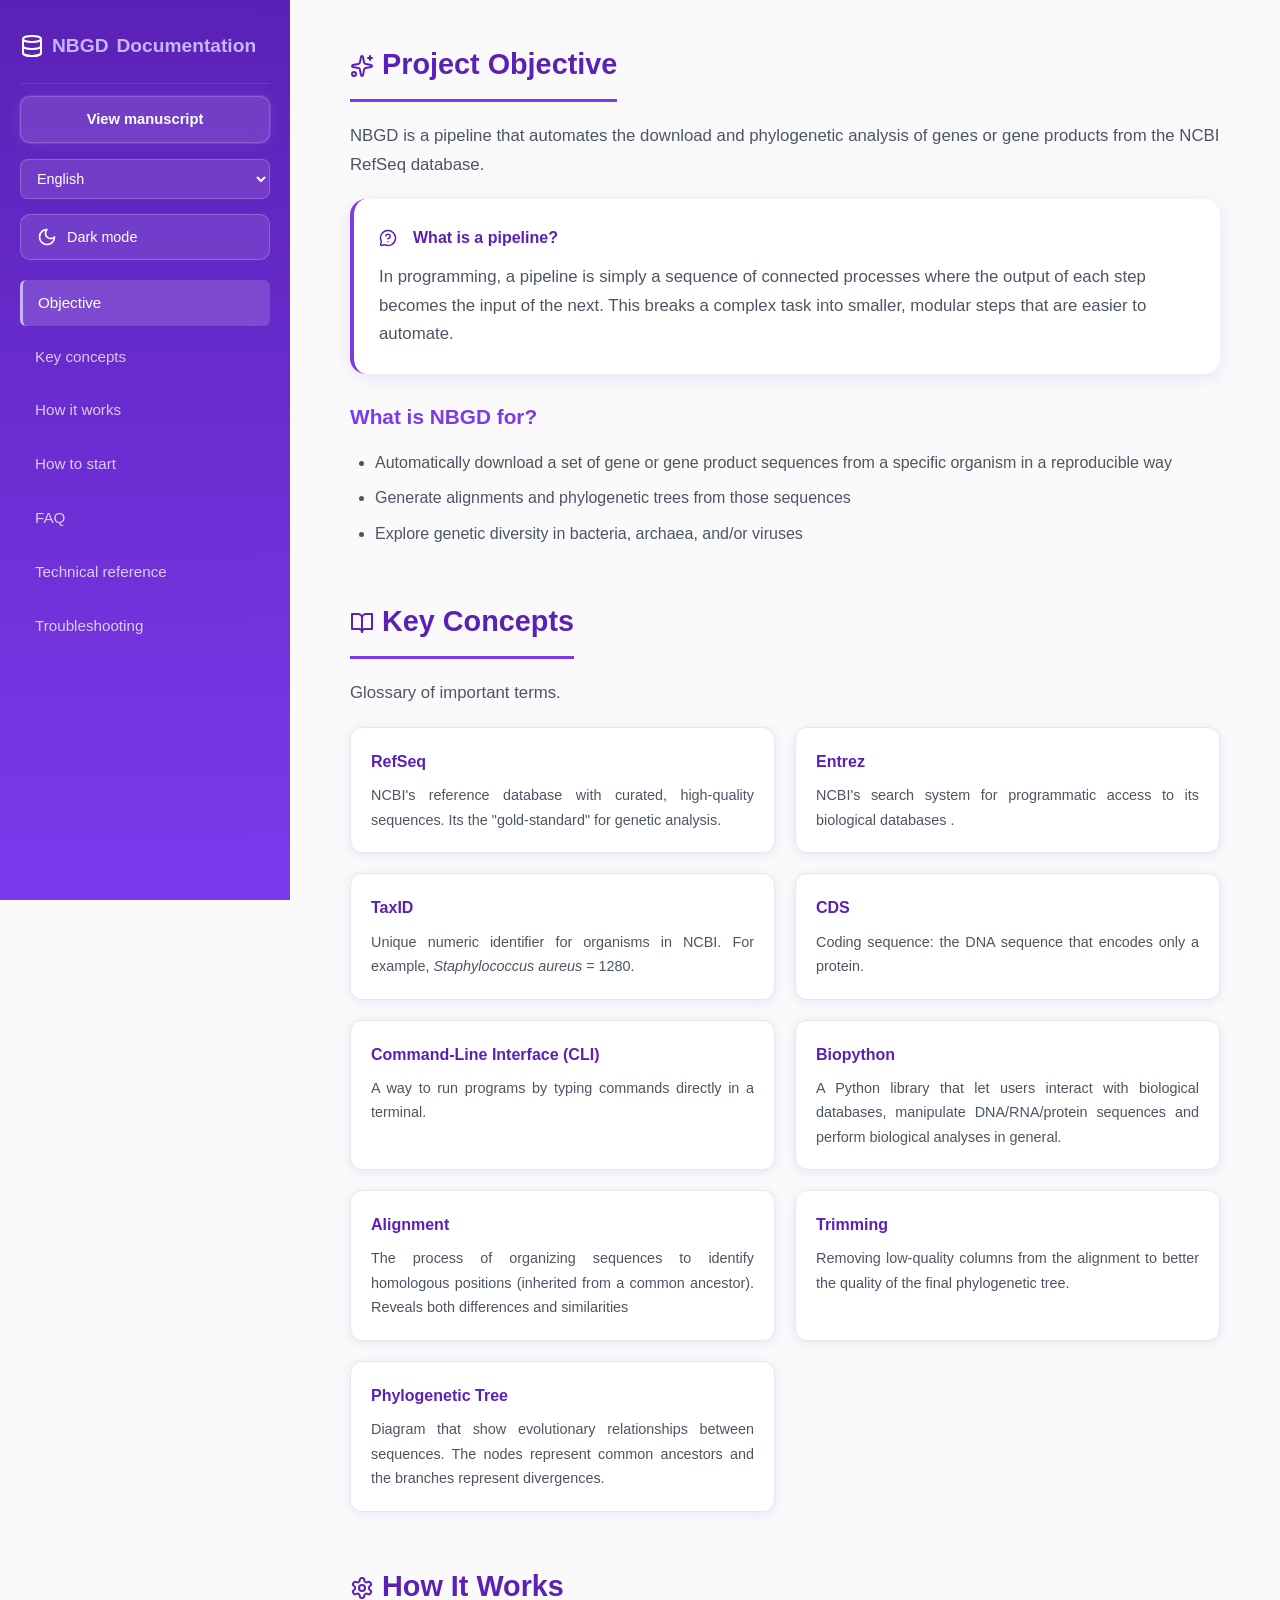
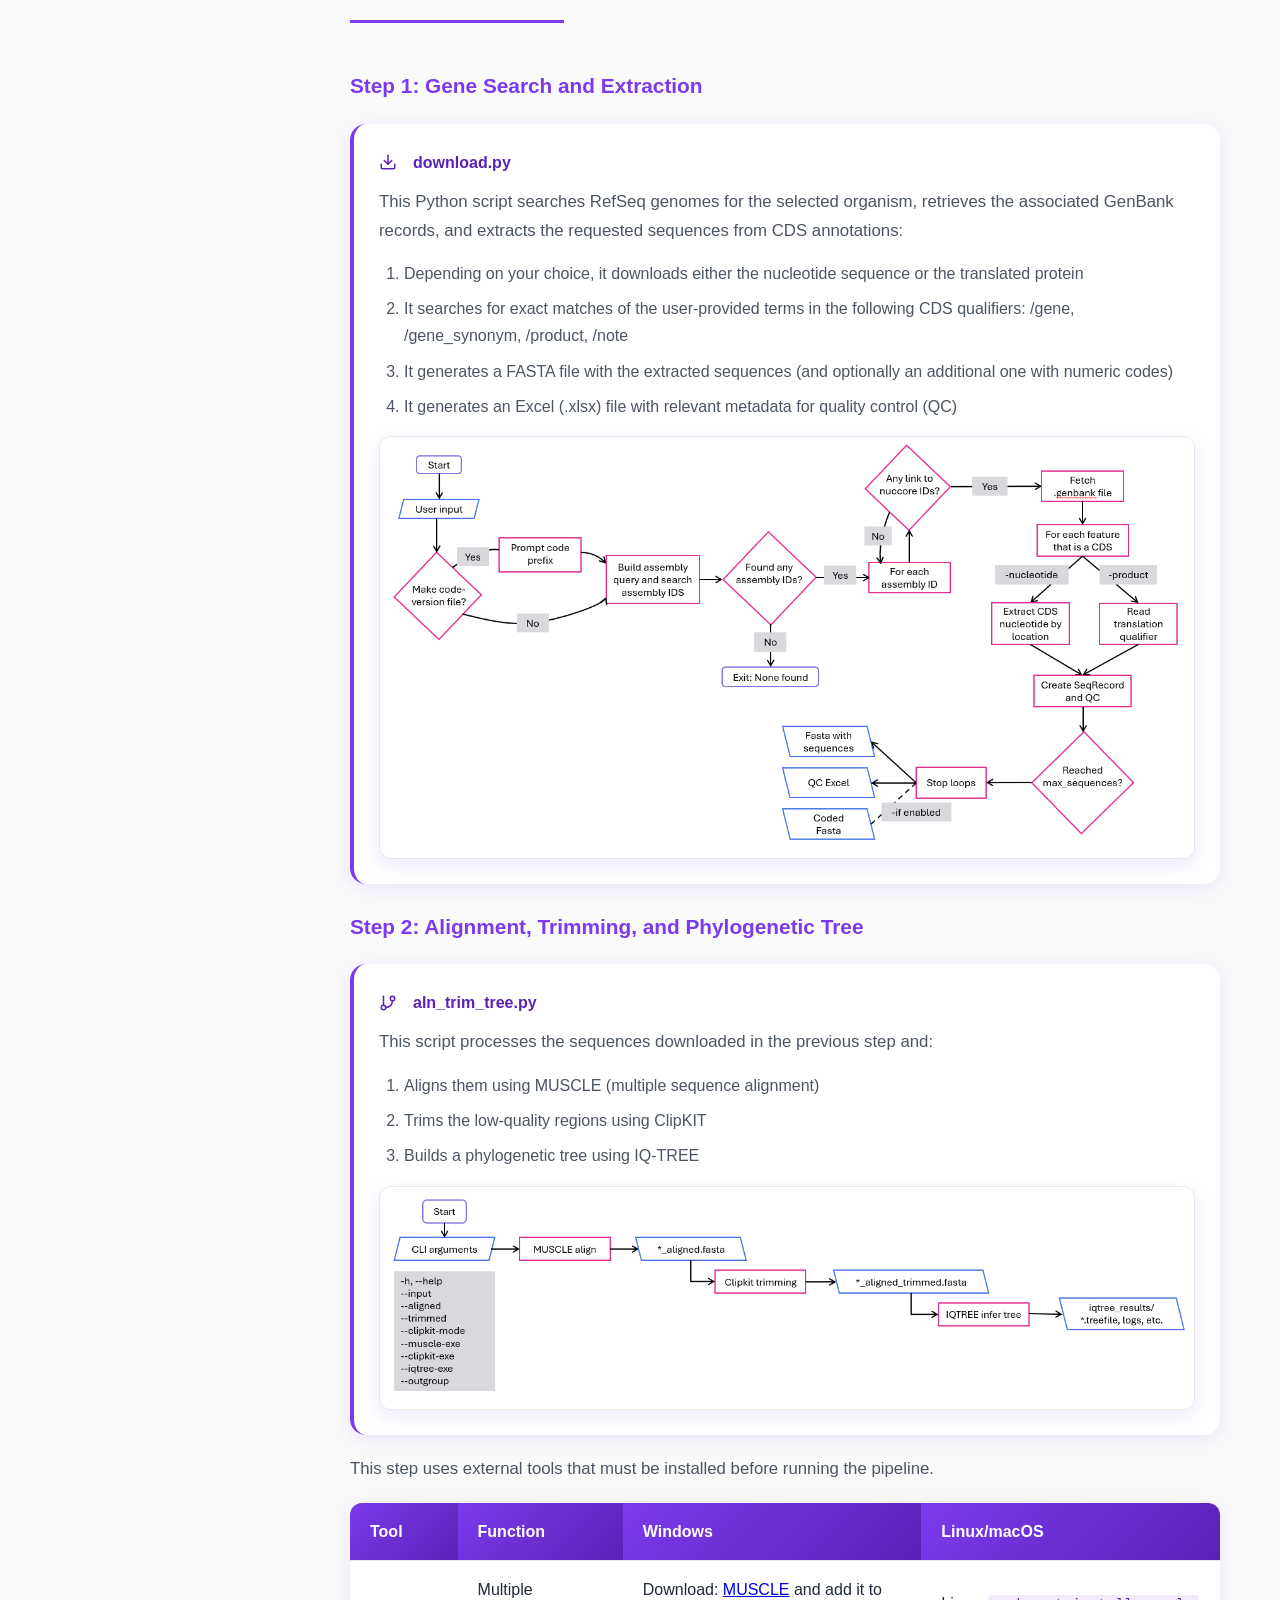
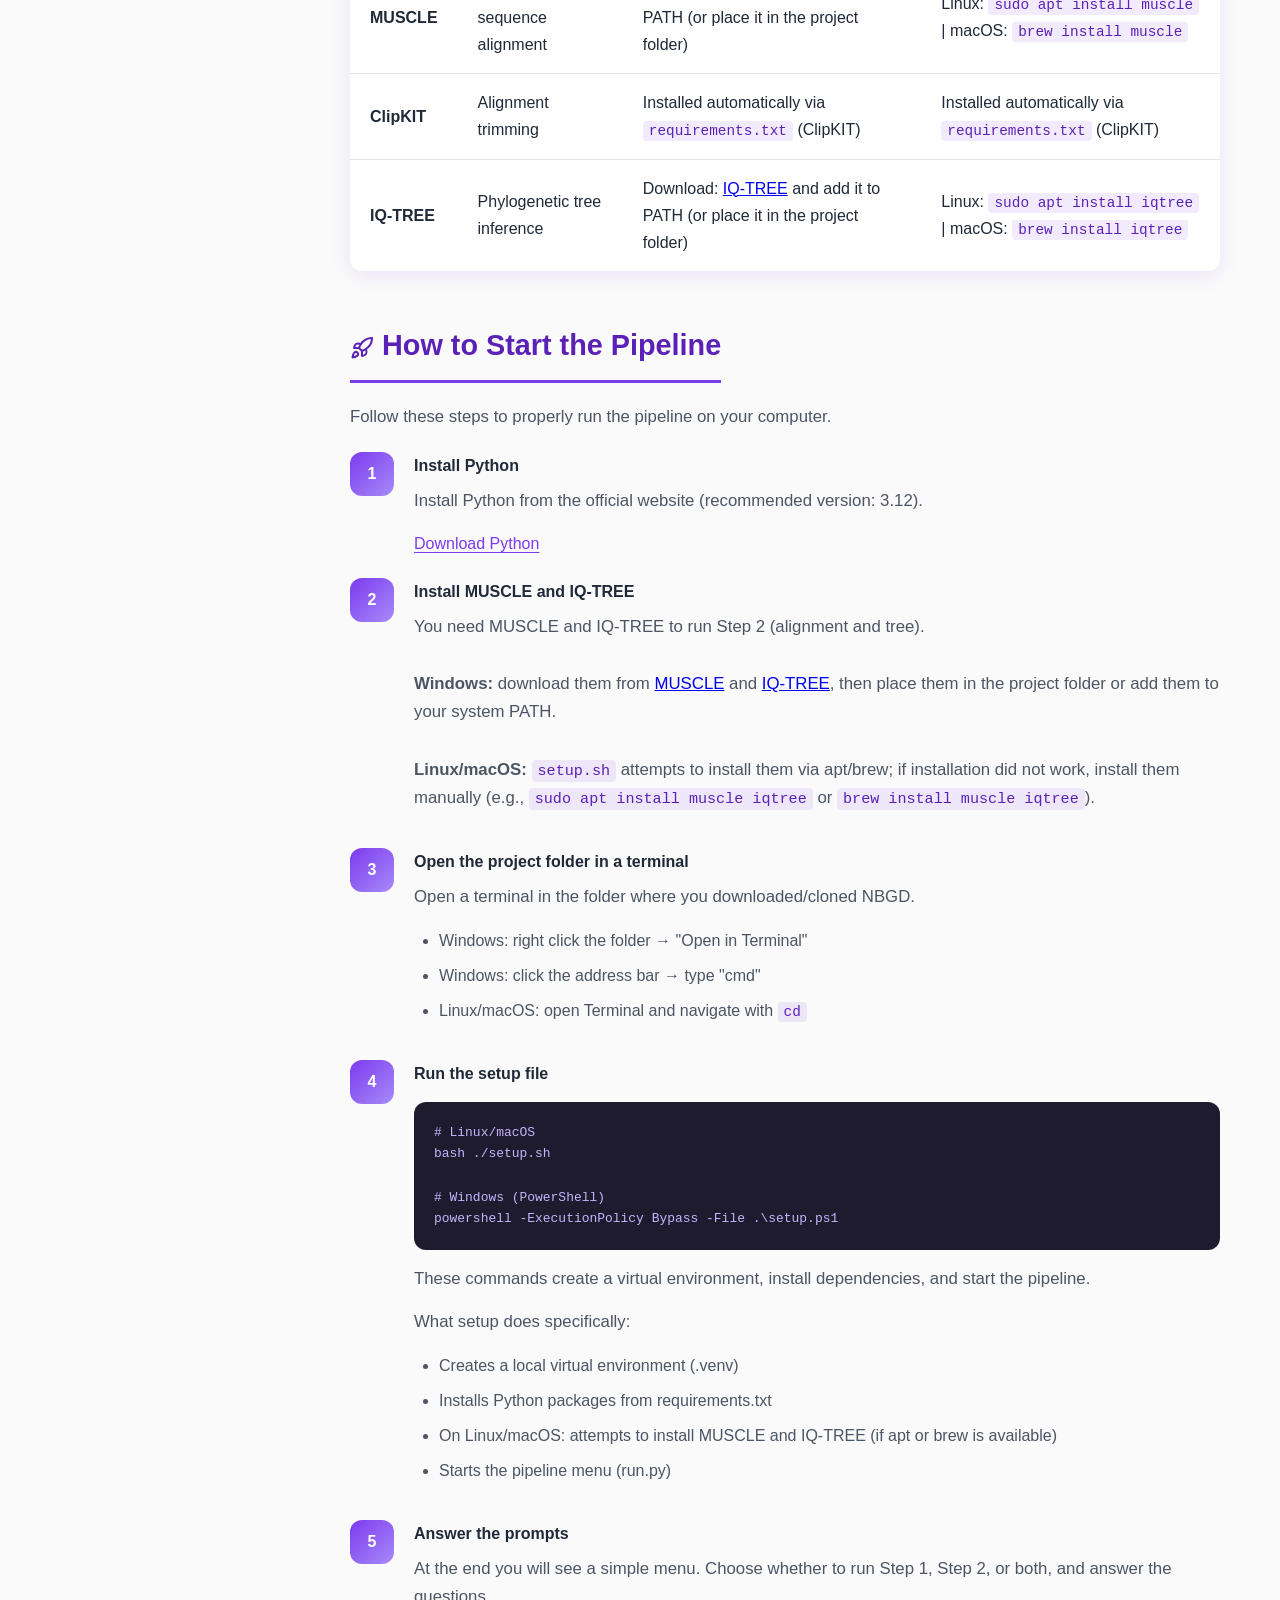
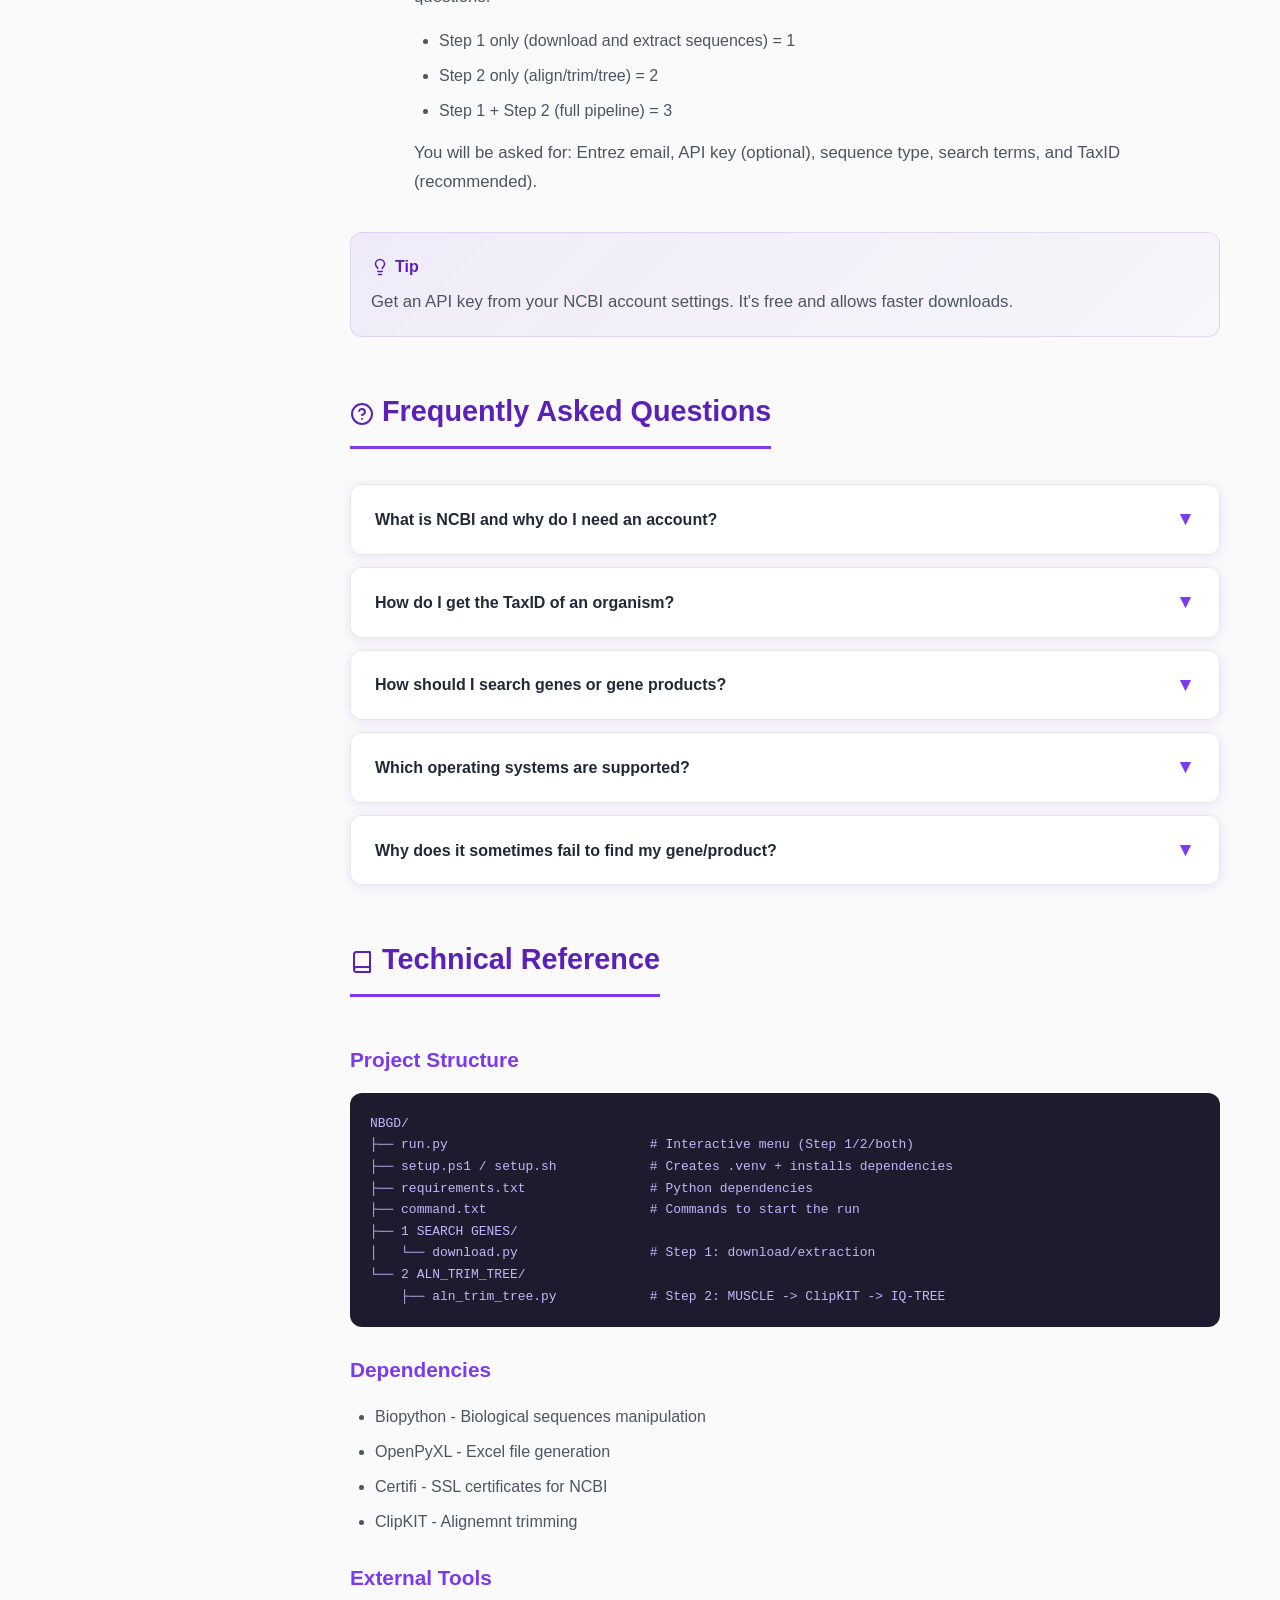
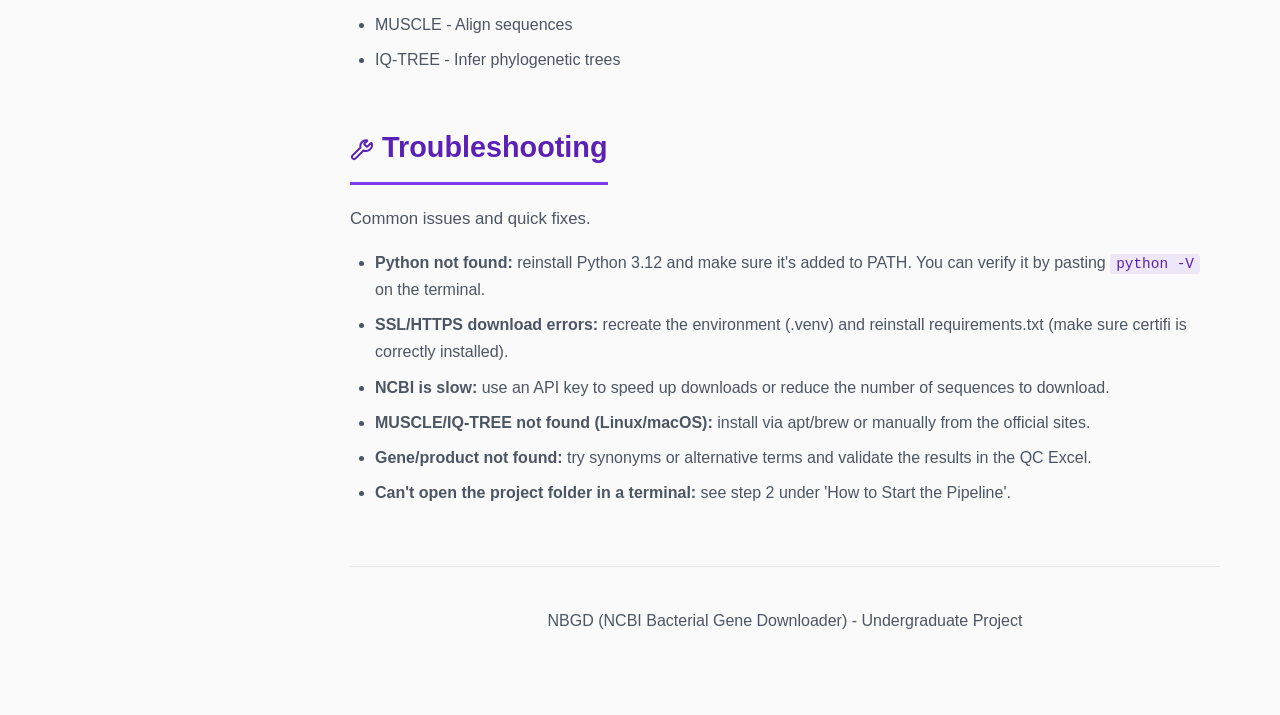
<file: docs/index.html>
<!DOCTYPE html>
<html lang="es">
<head>
    <meta charset="UTF-8">
    <meta name="viewport" content="width=device-width, initial-scale=1.0">
    <title>NBGD Documentación</title>
    <link rel="stylesheet" href="styles.css">
</head>
<body>
    <nav class="sidebar">
        <div class="sidebar-logo">
        <svg xmlns="http://www.w3.org/2000/svg" width="24" height="24" viewBox="0 0 24 24" fill="none" stroke="currentColor" stroke-width="2" stroke-linecap="round" stroke-linejoin="round"><ellipse cx="12" cy="5" rx="9" ry="3"/><path d="M3 5v14c0 1.66 4 3 9 3s9-1.34 9-3V5"/><path d="M3 12c0 1.66 4 3 9 3s9-1.34 9-3"/><path d="M3 19c0 1.66 4 3 9 3s9-1.34 9-3"/></svg>
        <span data-i18n="nav.logo">NBGD</span> <span data-i18n="nav.documentation">Documentación</span>
    </div>

        <a class="manuscript-button" href="NBDG.PDF" target="_blank" rel="noopener" data-i18n="nav.manuscript">Ver manuscrito</a>

        <div class="language-selector">
            <select id="languageSelect">
                <option value="es">Español</option>
                <option value="ca">Català</option>
                <option value="en">English</option>
            </select>
        </div>
        <button class="theme-toggle" id="themeToggle" aria-label="Cambiar modo oscuro">
            <svg class="theme-icon theme-icon-moon" xmlns="http://www.w3.org/2000/svg" width="20" height="20" viewBox="0 0 24 24" fill="none" stroke="currentColor" stroke-width="2" stroke-linecap="round" stroke-linejoin="round"><path d="M12 3a6 6 0 0 0 9 9 9 9 0 1 1-9-9Z"/></svg>
            <svg class="theme-icon theme-icon-sun" xmlns="http://www.w3.org/2000/svg" width="20" height="20" viewBox="0 0 24 24" fill="none" stroke="currentColor" stroke-width="2" stroke-linecap="round" stroke-linejoin="round" style="display: none;"><circle cx="12" cy="12" r="4"/><path d="M12 2v2"/><path d="M12 20v2"/><path d="m4.93 4.93 1.41 1.41"/><path d="m17.66 17.66 1.41 1.41"/><path d="M2 12h2"/><path d="M20 12h2"/><path d="m6.34 17.66-1.41 1.41"/><path d="m19.07 4.93-1.41 1.41"/></svg>
            <span class="theme-text" data-i18n="theme.dark">Modo oscuro</span>
        </button>
        <ul class="nav-links">
            <li><a href="#objective" data-i18n="nav.objective">Objetivo</a></li>
            <li><a href="#concepts" data-i18n="nav.concepts">Conceptos clave</a></li>
            <li><a href="#how-it-works" data-i18n="nav.howItWorks">Cómo funciona</a></li>
            <li><a href="#getting-started" data-i18n="nav.gettingStarted">Inicio rápido</a></li>
            <li><a href="#faq" data-i18n="nav.faq">FAQ</a></li>
            <li><a href="#reference" data-i18n="nav.reference">Referencia técnica</a></li>
            <li><a href="#troubleshooting" data-i18n="nav.troubleshooting">Troubleshooting</a></li>
        </ul>
    </nav>

    <main class="main-content">
        <div class="container">
            <!-- Objective -->
            <section id="objective">
                <h2><svg xmlns="http://www.w3.org/2000/svg" width="24" height="24" viewBox="0 0 24 24" fill="none" stroke="currentColor" stroke-width="2" stroke-linecap="round" stroke-linejoin="round" class="lucide lucide-sparkles-icon lucide-sparkles" style="vertical-align: middle; margin-right: 8px;"><path d="M11.017 2.814a1 1 0 0 1 1.966 0l1.051 5.558a2 2 0 0 0 1.594 1.594l5.558 1.051a1 1 0 0 1 0 1.966l-5.558 1.051a2 2 0 0 0-1.594 1.594l-1.051 5.558a1 1 0 0 1-1.966 0l-1.051-5.558a2 2 0 0 0-1.594-1.594l-5.558-1.051a1 1 0 0 1 0-1.966l5.558-1.051a2 2 0 0 0 1.594-1.594z"/><path d="M20 2v4"/><path d="M22 4h-4"/><circle cx="4" cy="20" r="2"/></svg><span data-i18n="objective.title">Objetivo del Proyecto</span></h2>
                <p data-i18n="objective.description">NBGD es una pipeline que automatiza la descarga y el análisis filogenético de genes o productos génicos desde la base de datos de NCBI RefSeq.</p>

                <div class="card">
                    <h4>
                        <svg xmlns="http://www.w3.org/2000/svg" width="18" height="18" viewBox="0 0 24 24" fill="none" stroke="currentColor" stroke-width="2" stroke-linecap="round" stroke-linejoin="round" class="lucide lucide-message-circle-question-mark-icon lucide-message-circle-question-mark" style="vertical-align: middle; margin-right: 6px;"><path d="M2.992 16.342a2 2 0 0 1 .094 1.167l-1.065 3.29a1 1 0 0 0 1.236 1.168l3.413-.998a2 2 0 0 1 1.099.092 10 10 0 1 0-4.777-4.719"/><path d="M9.09 9a3 3 0 0 1 5.83 1c0 2-3 3-3 3"/><path d="M12 17h.01"/></svg>
                        <span data-i18n="objective.whatIsPhylogeny">¿Qué es una pipeline?</span>
                    </h4>
                    <p data-i18n="objective.phylogenyDescription">En programación una pipeline no es más que una secuencia de procesos conectados entre sí, donde la salida de cada paso es la entrada del siguiente. Esto permite dividir una tarea compleja en pasos más pequeños y modulares, lo que hace que sea más fácil automatizarla.</p>
                </div>

                <h3 data-i18n="objective.purpose">¿Para qué sirve?</h3>
                <ul id="objectivePurposes">
                    <li>Descargar lotes grandes de secuencias de manera reproducible (RefSeq)</li>
                    <li>Generar alineamientos y árboles filogenéticos a partir de un FASTA</li>
                    <li>Hacer QC (control de calidad) con un Excel con metadatos</li>
                    <li>Explorar diversidad genética en bacterias, arqueas o virus</li>
                </ul>
            </section>

            <!-- Key Concepts -->
            <section id="concepts">
                <h2><svg xmlns="http://www.w3.org/2000/svg" width="24" height="24" viewBox="0 0 24 24" fill="none" stroke="currentColor" stroke-width="2" stroke-linecap="round" stroke-linejoin="round" style="vertical-align: middle; margin-right: 8px;"><path d="M2 3h6a4 4 0 0 1 4 4v14a3 3 0 0 0-3-3H2z"/><path d="M22 3h-6a4 4 0 0 0-4 4v14a3 3 0 0 1 3-3h7z"/></svg><span data-i18n="concepts.title">Conceptos Clave</span></h2>
                <p data-i18n="concepts.description">Glosario de términos importantes para entender el pipeline y el análisis filogenético.</p>

                <div class="glossary-grid">
                    <div class="glossary-item">
                        <h4 data-i18n="concepts.refSeq.title">RefSeq</h4>
                        <p data-i18n="concepts.refSeq.description">Base de datos de referencia de NCBI con secuencias curadas y de alta calidad. Es el "estándar oficial" para análisis genéticos.</p>
                    </div>
                    <div class="glossary-item">
                        <h4 data-i18n="concepts.entrez.title">Entrez</h4>
                        <p data-i18n="concepts.entrez.description">Sistema de búsqueda de NCBI que permite acceder programáticamente a sus bases de datos biológicas.</p>
                    </div>
                    <div class="glossary-item">
                        <h4 data-i18n="concepts.taxId.title">TaxID</h4>
                        <p data-i18n-html="concepts.taxId.description">Identificador numérico único para organismos en NCBI. Por ejemplo, <em>Staphylococcus aureus</em> = 1280.</p>
                    </div>
                    <div class="glossary-item">
                        <h4 data-i18n="concepts.cds.title">CDS (Coding DNA Sequence)</h4>
                        <p data-i18n="concepts.cds.description">Secuencia de codificación: la parte del ADN que codifica para una proteína. Contiene la información genética real.</p>
                    </div>
                    <div class="glossary-item">
                        <h4 data-i18n="concepts.cli.title">Command-Line Interface (CLI)</h4>
                        <p data-i18n="concepts.cli.description">Interfaz de línea de comandos: una forma de ejecutar programas escribiendo comandos en una terminal.</p>
                    </div>
                    <div class="glossary-item">
                        <h4 data-i18n="concepts.biopython.title">Biopython</h4>
                        <p data-i18n="concepts.biopython.description">Librería de Python para manipular secuencias biológicas y formatos comunes (GenBank, FASTA, etc.).</p>
                    </div>
                    <div class="glossary-item">
                        <h4 data-i18n="concepts.alignment.title">Alineamiento</h4>
                        <p data-i18n="concepts.alignment.description">Proceso de organizar secuencias para identificar posiciones homologas (heredadas de un ancestro común). Revela similitudes y diferencias.</p>
                    </div>
                    <div class="glossary-item">
                        <h4 data-i18n="concepts.trimming.title">Recorte (Trimming)</h4>
                        <p data-i18n="concepts.trimming.description">Eliminar columnas dudosas o con muchos huecos del alineamiento para mejorar la calidad del árbol filogenético.</p>
                    </div>
                    <div class="glossary-item">
                        <h4 data-i18n="concepts.phylogeneticTree.title">Árbol Filogenético</h4>
                        <p data-i18n="concepts.phylogeneticTree.description">Diagma que muestra las relaciones evolutivas entre secuencias. Los nodos representan ancestros comunes y las ramas muestran divergencia.</p>
                    </div>
                </div>
            </section>

            <!-- How It Works -->
            <section id="how-it-works">
                <h2><svg xmlns="http://www.w3.org/2000/svg" width="24" height="24" viewBox="0 0 24 24" fill="none" stroke="currentColor" stroke-width="2" stroke-linecap="round" stroke-linejoin="round" style="vertical-align: middle; margin-right: 8px;"><path d="M12.22 2h-.44a2 2 0 0 0-2 2v.18a2 2 0 0 1-1 1.73l-.43.25a2 2 0 0 1-2 0l-.15-.08a2 2 0 0 0-2.73.73l-.22.38a2 2 0 0 0 .73 2.73l.15.1a2 2 0 0 1 1 1.72v.51a2 2 0 0 1-1 1.74l-.15.09a2 2 0 0 0-.73 2.73l.22.38a2 2 0 0 0 2.73.73l.15-.08a2 2 0 0 1 2 0l.43.25a2 2 0 0 1 1 1.73V20a2 2 0 0 0 2 2h.44a2 2 0 0 0 2-2v-.18a2 2 0 0 1 1-1.73l.43-.25a2 2 0 0 1 2 0l.15.08a2 2 0 0 0 2.73-.73l.22-.39a2 2 0 0 0-.73-2.73l-.15-.08a2 2 0 0 1-1-1.74v-.5a2 2 0 0 1 1-1.74l.15-.09a2 2 0 0 0 .73-2.73l-.22-.38a2 2 0 0 0-2.73-.73l-.15.08a2 2 0 0 1-2 0l-.43-.25a2 2 0 0 1-1-1.73V4a2 2 0 0 0-2-2z"/><circle cx="12" cy="12" r="3"/></svg><span data-i18n="howItWorks.title">Cómo Funciona</span></h2>

                <h3 data-i18n="howItWorks.step1Title">Paso 1: Búsqueda y Extracción de Genes</h3>
                <div class="card">
                    <h4><svg xmlns="http://www.w3.org/2000/svg" width="18" height="18" viewBox="0 0 24 24" fill="none" stroke="currentColor" stroke-width="2" stroke-linecap="round" stroke-linejoin="round" style="vertical-align: middle; margin-right: 6px;"><path d="M21 15v4a2 2 0 0 1-2 2H5a2 2 0 0 1-2-2v-4"/><polyline points="7 10 12 15 17 10"/><line x1="12" x2="12" y1="15" y2="3"/></svg><span data-i18n="howItWorks.step1Script">download.py</span></h4>
                    <p data-i18n="howItWorks.step1Description">Este script busca ensamblados RefSeq, sigue enlaces a nuccore y extrae secuencias por anotación:</p>
                    <ol id="step1Items">
                        <li>Permite elegir secuencias de nucleótido (CDS) o proteínas (traducción)</li>
                        <li>Busca por términos (genes o productos) en qualifiers: /gene, /gene_synonym, /product, /note</li>
                        <li>Genera un FASTA con las secuencias extraídas (y opcionalmente uno codificado)</li>
                        <li>Genera un Excel (.xlsx) con metadatos para control de calidad (QC)</li>
                    </ol>
                    <figure class="workflow-figure">
                        <img src="step1.PNG" alt="Workflow del paso 1 (download.py)" loading="lazy">
                    </figure>
                </div>

                <h3 data-i18n="howItWorks.step2Title">Paso 2: Alineamiento, Poda y Árbol Filogenético</h3>
                <div class="card">
                    <h4><svg xmlns="http://www.w3.org/2000/svg" width="18" height="18" viewBox="0 0 24 24" fill="none" stroke="currentColor" stroke-width="2" stroke-linecap="round" stroke-linejoin="round" style="vertical-align: middle; margin-right: 6px;"><line x1="6" x2="6" y1="3" y2="15"/><circle cx="18" cy="6" r="3"/><circle cx="6" cy="18" r="3"/><path d="M18 9a9 9 0 0 1-9 9"/></svg><span data-i18n="howItWorks.step2Script">aln_trim_tree.py</span></h4>
                    <p data-i18n="howItWorks.step2Description">Este script procesa las secuencias descargadas:</p>
                    <ol id="step2Items">
                        <li><strong>Alinea</strong> las secuencias usando <em>MUSCLE</em> (alineamiento múltiple)</li>
                        <li><strong>Poda</strong> las regiones problemáticas usando <em>ClipKIT</em></li>
                        <li><strong>Construye</strong> un árbol filogenético usando <em>IQ-TREE</em></li>
                    </ol>
                    <figure class="workflow-figure">
                        <img src="step2.PNG" alt="Workflow del paso 2 (aln_trim_tree.py)" loading="lazy">
                    </figure>
                </div>

                <p class="tools-intro" data-i18n="howItWorks.toolsIntro">Este paso usa herramientas externas que deben estar instaladas antes de empezar la pipeline.</p>
                <table class="tools-table">
                    <thead>
                        <tr>
                            <th data-i18n="howItWorks.table.tool">Herramienta</th>
                            <th data-i18n="howItWorks.table.function">Función</th>
                            <th data-i18n="howItWorks.table.windows">Windows</th>
                            <th data-i18n="howItWorks.table.linuxMac">Linux/macOS</th>
                        </tr>
                    </thead>
                    <tbody>
                        <tr>
                            <td><strong>MUSCLE</strong></td>
                            <td data-i18n="howItWorks.table.muscle.function">Alineamiento múltiple de secuencias</td>
                            <td data-i18n-html="howItWorks.table.muscle.windows">Descargar e instalar</td>
                            <td data-i18n-html="howItWorks.table.muscle.linuxMac">Instalar con apt/brew</td>
                        </tr>
                        <tr>
                            <td><strong>ClipKIT</strong></td>
                            <td data-i18n="howItWorks.table.clipkit.function">Poda de alineamientos</td>
                            <td data-i18n-html="howItWorks.table.clipkit.windows">Se instala con requirements.txt</td>
                            <td data-i18n-html="howItWorks.table.clipkit.linuxMac">Se instala con requirements.txt</td>
                        </tr>
                        <tr>
                            <td><strong>IQ-TREE</strong></td>
                            <td data-i18n="howItWorks.table.iqtree.function">Construcción de árboles filogenéticos</td>
                            <td data-i18n-html="howItWorks.table.iqtree.windows">Descargar e instalar</td>
                            <td data-i18n-html="howItWorks.table.iqtree.linuxMac">Instalar con apt/brew</td>
                        </tr>
                    </tbody>
                </table>
            </section>

            <!-- Getting Started -->
            <section id="getting-started">
                <h2><svg xmlns="http://www.w3.org/2000/svg" width="24" height="24" viewBox="0 0 24 24" fill="none" stroke="currentColor" stroke-width="2" stroke-linecap="round" stroke-linejoin="round" style="vertical-align: middle; margin-right: 8px;"><path d="M4.5 16.5c-1.5 1.26-2 5-2 5s3.74-.5 5-2c.71-.84.7-2.13-.09-2.91a2.18 2.18 0 0 0-2.91-.09z"/><path d="m12 15-3-3a22 22 0 0 1 2-3.95A12.88 12.88 0 0 1 22 2c0 2.72-.78 7.5-6 11a22.35 22.35 0 0 1-4 2z"/><path d="M9 12H4s.55-3.03 2-4c1.62-1.08 5 0 5 0"/><path d="M12 15v5s3.03-.55 4-2c1.08-1.62 0-5 0-5"/></svg><span data-i18n="gettingStarted.title">Inicio Rápido</span></h2>
                <p data-i18n="gettingStarted.description">Sigue estos pasos para ejecutar el pipeline en tu computadora.</p>

                <div class="start-steps">
                    <div class="start-step">
                        <div class="step-number">1</div>
                        <div class="step-content">
                            <h4 data-i18n="gettingStarted.step1Title">Instalar Python</h4>
                            <p data-i18n="gettingStarted.step1Desc">Instala Python desde la web oficial (versión recomendada: 3.12).</p>
                            <a class="inline-link" href="https://www.python.org/downloads/" target="_blank" rel="noopener" data-i18n="gettingStarted.step1LinkText">Descargar Python</a>
                        </div>
                    </div>

                    <div class="start-step">
                        <div class="step-number">2</div>
                        <div class="step-content">
                            <h4 data-i18n="gettingStarted.step2Title">Instalar MUSCLE e IQ-TREE</h4>
                            <p data-i18n-html="gettingStarted.step2Desc">Comprueba que MUSCLE e IQ-TREE están disponibles antes de ejecutar el Paso 2.</p>
                        </div>
                    </div>

                    <div class="start-step">
                        <div class="step-number">3</div>
                        <div class="step-content">
                            <h4 data-i18n="gettingStarted.step3Title">Abrir la carpeta del proyecto en la terminal</h4>
                            <p data-i18n="gettingStarted.step3Desc">Abre una terminal en la carpeta donde descargaste/clonaste NBGD.</p>
                            <ul id="terminalMethods">
                            </ul>
                        </div>
                    </div>

                    <div class="start-step">
                        <div class="step-number">4</div>
                        <div class="step-content">
                            <h4 data-i18n="gettingStarted.step4Title">Ejecutar el setup</h4>
                            <pre><code data-i18n="gettingStarted.step4Code"># Linux/macOS
bash ./setup.sh

# Windows (PowerShell)
powershell -ExecutionPolicy Bypass -File .\setup.ps1</code></pre>
                            <p data-i18n="gettingStarted.step4Desc">Estos comandos crean un entorno virtual, instalan dependencias y arrancan la pipeline.</p>
                            <p data-i18n="gettingStarted.step4WhatItDoes">Qué hace el setup:</p>
                            <ul id="setupWhatItDoes"></ul>
                        </div>
                    </div>

                    <div class="start-step">
                        <div class="step-number">5</div>
                        <div class="step-content">
                            <h4 data-i18n="gettingStarted.step5Title">Responder a los prompts</h4>
                            <p data-i18n="gettingStarted.step5Desc">Al final verás un menú sencillo. Elige si quieres ejecutar el Paso 1, el Paso 2 o ambos, y contesta a las preguntas.</p>
                            <ul id="afterSetupOptions"></ul>
                            <p data-i18n="gettingStarted.step5Prompts">Normalmente se te pedirá: email de Entrez, API key (opcional), tipo de secuencia, términos de búsqueda y TaxID (recomendado).</p>
                        </div>
                    </div>
                </div>

                <div class="concept-box">
                    <strong><svg xmlns="http://www.w3.org/2000/svg" width="18" height="18" viewBox="0 0 24 24" fill="none" stroke="currentColor" stroke-width="2" stroke-linecap="round" stroke-linejoin="round" style="vertical-align: middle; margin-right: 6px;"><path d="M15 14c.2-1 .7-1.7 1.5-2.5 1-.9 1.5-2.2 1.5-3.5A6 6 0 0 0 6 8c0 1 .2 2.2 1.5 3.5.7.7 1.3 1.5 1.5 2.5"/><path d="M9 18h6"/><path d="M10 22h4"/></svg><span data-i18n="gettingStarted.tip.title">Consejo</span></strong>
                    <p data-i18n="gettingStarted.tip.content">Obtén una clave API de NCBI en <a href="https://www.ncbi.nlm.nih.gov/account/" target="_blank">tu cuenta de NCBI</a>. Es gratuita y permite descargas más rápidas.</p>
                </div>
            </section>

            <!-- FAQ -->
            <section id="faq">
                <h2><svg xmlns="http://www.w3.org/2000/svg" width="24" height="24" viewBox="0 0 24 24" fill="none" stroke="currentColor" stroke-width="2" stroke-linecap="round" stroke-linejoin="round" style="vertical-align: middle; margin-right: 8px;"><circle cx="12" cy="12" r="10"/><path d="M9.09 9a3 3 0 0 1 5.83 1c0 2-3 3-3 3"/><path d="M12 17h.01"/></svg><span data-i18n="faq.title">Preguntas Frecuentes</span></h2>

                <div class="accordion" id="faqAccordion">
                </div>
            </section>

            <!-- Technical Reference -->
            <section id="reference">
                <h2><svg xmlns="http://www.w3.org/2000/svg" width="24" height="24" viewBox="0 0 24 24" fill="none" stroke="currentColor" stroke-width="2" stroke-linecap="round" stroke-linejoin="round" style="vertical-align: middle; margin-right: 8px;"><path d="M4 19.5v-15A2.5 2.5 0 0 1 6.5 2H20v20H6.5a2.5 2.5 0 0 1 0-5H20"/></svg><span data-i18n="reference.title">Referencia Técnica</span></h2>

                <h3 data-i18n="reference.structureTitle">Estructura del Proyecto</h3>
                <pre><code data-i18n="reference.structure">NBGD/
├── run.py                          # Menú interactivo (Step 1/2/ambos)
├── setup.sh / setup.ps1            # Setup: crea .venv + instala deps
├── requirements.txt                # Dependencias de Python
├── command.txt                     # Comandos de arranque (copy/paste)
├── 1 SEARCH GENES/
│   └── download.py                 # Step 1: descarga/extracción (RefSeq/Entrez)
└── 2 ALN_TRIM_TREE/
    └── aln_trim_tree.py            # Step 2: MUSCLE -> ClipKIT -> IQ-TREE</code></pre>

                <h3 data-i18n="reference.dependenciesTitle">Dependencias</h3>
                <ul id="dependenciesList">
                    <li><strong>Python 3.12+</strong> - Intérprete</li>
                    <li><strong>Biopython</strong> - Manipulación de secuencias biológicas</li>
                    <li><strong>OpenPyXL</strong> - Generación de archivos Excel</li>
                    <li><strong>Certifi</strong> - Certificados SSL para NCBI</li>
                    <li><strong>ClipKIT</strong> - Poda de alineamientos</li>
                </ul>

                <h3 data-i18n="reference.externalToolsTitle">Herramientas Externas</h3>
                <ul id="externalToolsList">
                    <li><strong>MUSCLE</strong> - Alinear secuencias (instalar con <code>sudo apt install muscle</code> en Linux)</li>
                    <li><strong>IQ-TREE</strong> - Construir árboles (instalar con <code>sudo apt install iqtree</code> en Linux)</li>
                </ul>
            </section>

            <!-- Troubleshooting -->
            <section id="troubleshooting">
                <h2><svg xmlns="http://www.w3.org/2000/svg" width="24" height="24" viewBox="0 0 24 24" fill="none" stroke="currentColor" stroke-width="2" stroke-linecap="round" stroke-linejoin="round" style="vertical-align: middle; margin-right: 8px;"><path d="M14.7 6.3a1 1 0 0 0 0 1.4l1.6 1.6a1 1 0 0 0 1.4 0l3.11-3.11c.32-.32.86-.22.98.22a6 6 0 0 1-8.26 7.06l-7.91 7.91a1 1 0 0 1-3-3l7.91-7.91A6 6 0 0 1 16.78 3.2c.44.12.54.66.22.98z"/></svg><span data-i18n="troubleshooting.title">Troubleshooting</span></h2>
                <p data-i18n="troubleshooting.description">Problemas comunes y soluciones rápidas.</p>
                <ul id="troubleshootingItems"></ul>
            </section>

            <!-- Footer -->
            <footer class="footer">
                <p data-i18n="footer.text">NBGD (NCBI Bacterial Gene Downloader) - Trabajo de Fin de Grado</p>
            </footer>
        </div>
    </main>

    <script src="i18n.js"></script>
    <script src="script.js"></script>
</body>
</html>
</file>
<file: docs/styles.css>
:root {
    --primary: #7c3aed;
    --primary-light: #a78bfa;
    --primary-dark: #5b21b6;
    --accent: #c4b5fd;
    --accent-dark: #8b5cf6;
    --gradient-start: #8b5cf6;
    --gradient-end: #a78bfa;
    --bg: #fafafa;
    --bg-white: #ffffff;
    --bg-card: #ffffff;
    --text: #1f2937;
    --text-light: #4b5563;
    --code-bg: #1e1b2e;
    --code-text: #c4b5fd;
    --border: #e5e7eb;
    --shadow: rgba(124, 58, 237, 0.12);
    --nav-width: 290px;
    --max-width: 900px;
    --sidebar-bg: linear-gradient(180deg, #5b21b6 0%, #7c3aed 100%);
}

[data-theme="dark"] {
    --primary: #a78bfa;
    --primary-light: #c4b5fd;
    --primary-dark: #8b5cf6;
    --accent: #ddd6fe;
    --accent-dark: #c4b5fd;
    --gradient-start: #6366f1;
    --gradient-end: #8b5cf6;
    --bg: #0f0f1a;
    --bg-white: #1a1a2e;
    --bg-card: #1e1b2e;
    --text: #e5e7eb;
    --text-light: #9ca3af;
    --code-bg: #0a0a14;
    --code-text: #c4b5fd;
    --border: #374151;
    --shadow: rgba(139, 92, 246, 0.2);
    --sidebar-bg: linear-gradient(180deg, #1e1b2e 0%, #2d2444 100%);
}

* {
    margin: 0;
    padding: 0;
    box-sizing: border-box;
}

html {
    scroll-behavior: smooth;
}

/* SVG Icons */
.theme-icon {
    display: flex;
    align-items: center;
    justify-content: center;
}

.sidebar-logo svg {
    flex-shrink: 0;
}

/* Language Selector */
.language-selector {
    margin-bottom: 15px;
}

.language-selector select {
    width: 100%;
    padding: 10px 12px;
    border-radius: 8px;
    border: 1px solid rgba(255, 255, 255, 0.2);
    background: rgba(255, 255, 255, 0.1);
    color: white;
    font-size: 0.9rem;
    cursor: pointer;
    outline: none;
    transition: background 0.2s;
}

.language-selector select:hover {
    background: rgba(255, 255, 255, 0.15);
}

.language-selector select option {
    background: var(--primary-dark);
    color: white;
}

body {
    font-family: -apple-system, BlinkMacSystemFont, "Segoe UI", Roboto, "Helvetica Neue", Arial, sans-serif;
    font-size: 16px;
    line-height: 1.7;
    color: var(--text);
    background: var(--bg);
    transition: background-color 0.3s ease, color 0.3s ease;
}

/* Theme Toggle */
.theme-toggle {
    display: flex;
    align-items: center;
    gap: 10px;
    width: 100%;
    padding: 12px 16px;
    background: rgba(255, 255, 255, 0.1);
    border: 1px solid rgba(255, 255, 255, 0.2);
    border-radius: 10px;
    color: white;
    cursor: pointer;
    font-size: 0.9rem;
    margin-bottom: 20px;
    transition: all 0.2s ease;
}

.theme-toggle:hover {
    background: rgba(255, 255, 255, 0.2);
}

.theme-icon {
    font-size: 1.2rem;
}

/* Navigation */
.sidebar {
    position: fixed;
    left: 0;
    top: 0;
    width: var(--nav-width);
    height: 100vh;
    background: var(--sidebar-bg);
    padding: 30px 20px;
    overflow-y: auto;
    z-index: 100;
}

.sidebar-logo {
    color: white;
    font-size: 1.2rem;
    font-weight: 700;
    margin-bottom: 20px;
    padding-bottom: 20px;
    border-bottom: 1px solid rgba(255,255,255,0.1);
    display: flex;
    align-items: center;
    gap: 8px;
}

/* Manuscript Button */
.manuscript-button {
    display: block;
    width: 100%;
    margin: -8px 0 16px;
    padding: 10px 12px;
    border-radius: 10px;
    text-align: center;
    font-weight: 650;
    font-size: 0.92rem;
    color: white;
    text-decoration: none;
    background: rgba(255, 255, 255, 0.12);
    border: 1px solid rgba(255, 255, 255, 0.18);
    box-shadow:
        0 0 0 1px rgba(196, 181, 253, 0.14),
        0 0 18px rgba(196, 181, 253, 0.10);
    transition: background 0.2s ease, box-shadow 0.2s ease, transform 0.2s ease;
}

.manuscript-button:hover {
    background: rgba(255, 255, 255, 0.16);
    box-shadow:
        0 0 0 1px rgba(196, 181, 253, 0.22),
        0 0 22px rgba(196, 181, 253, 0.14);
    transform: translateY(-1px);
}

.manuscript-button:focus-visible {
    outline: none;
    box-shadow:
        0 0 0 2px rgba(255, 255, 255, 0.28),
        0 0 0 4px rgba(196, 181, 253, 0.22),
        0 0 22px rgba(196, 181, 253, 0.14);
}

.sidebar-logo [data-lucide] {
    width: 24px;
    height: 24px;
    flex-shrink: 0;
}

.sidebar-logo span {
    color: var(--accent);
}

.nav-links {
    list-style: none;
}

.nav-links li {
    margin-bottom: 8px;
}

.nav-links a {
    color: rgba(255,255,255,0.75);
    text-decoration: none;
    display: block;
    padding: 10px 15px;
    border-radius: 6px;
    transition: all 0.2s ease;
    font-size: 0.95rem;
}

.nav-links a:hover,
.nav-links a.active {
    background: rgba(255, 255, 255, 0.15);
    color: white;
}

.nav-links a.active {
    border-left: 3px solid var(--accent);
}

/* Main Content */
.main-content {
    margin-left: var(--nav-width);
    padding: 40px 60px;
    max-width: calc(100% - var(--nav-width));
}

.container {
    max-width: var(--max-width);
    margin: 0 auto;
}

/* Hero Section */
.hero {
    background: linear-gradient(135deg, var(--primary-dark) 0%, var(--primary) 60%, var(--primary-light) 100%);
    color: white;
    padding: 60px 40px;
    border-radius: 20px;
    margin-bottom: 40px;
    text-align: center;
    box-shadow: 0 20px 40px rgba(124, 58, 237, 0.25);
}

.hero h1 {
    font-size: 2.5rem;
    margin-bottom: 20px;
    font-weight: 700;
}

.hero h1 span {
    color: var(--accent);
}

.hero p {
    font-size: 1.2rem;
    opacity: 0.95;
    max-width: 600px;
    margin: 0 auto;
}

.hero-icon {
    font-size: 4rem;
    margin-bottom: 20px;
}

/* Sections */
section {
    margin-bottom: 50px;
    scroll-margin-top: 20px;
}

section h2 {
    color: var(--primary-dark);
    font-size: 1.8rem;
    margin-bottom: 20px;
    padding-bottom: 10px;
    border-bottom: 3px solid var(--primary);
    display: inline-block;
}

section h3 {
    color: var(--primary);
    font-size: 1.3rem;
    margin: 25px 0 15px 0;
}

section p {
    margin-bottom: 15px;
    color: var(--text-light);
    font-size: 1.05rem;
}

section ul, section ol {
    margin: 15px 0 15px 25px;
    color: var(--text-light);
}

section li {
    margin-bottom: 8px;
}

/* Pipeline Flowchart */
.pipeline-flow {
    display: flex;
    align-items: center;
    justify-content: center;
    gap: 20px;
    margin: 30px 0;
    flex-wrap: wrap;
}

.pipeline-step {
    background: var(--bg-card);
    padding: 25px 30px;
    border-radius: 16px;
    box-shadow: 0 8px 30px var(--shadow);
    text-align: center;
    min-width: 180px;
    border-top: 4px solid var(--primary);
    transition: transform 0.3s ease, box-shadow 0.3s ease;
}

.pipeline-step:hover {
    transform: translateY(-5px);
    box-shadow: 0 15px 40px rgba(124, 58, 237, 0.2);
}

.pipeline-step .step-num {
    display: inline-block;
    background: linear-gradient(135deg, var(--primary) 0%, var(--primary-light) 100%);
    color: white;
    width: 36px;
    height: 36px;
    line-height: 36px;
    border-radius: 50%;
    font-weight: bold;
    font-size: 1rem;
    margin-bottom: 12px;
}

.pipeline-step h4 {
    color: var(--text);
    margin-bottom: 8px;
}

.pipeline-step p {
    font-size: 0.9rem;
    margin: 0;
}

.pipeline-arrow {
    color: var(--primary);
    font-size: 2rem;
    font-weight: bold;
}

/* Cards */
.card {
    background: var(--bg-card);
    border-radius: 16px;
    padding: 25px;
    margin: 20px 0;
    box-shadow: 0 4px 20px var(--shadow);
    border-left: 4px solid var(--primary);
}

.card h4 {
    color: var(--primary-dark);
    margin-bottom: 12px;
    display: flex;
    align-items: center;
    gap: 10px;
}

.card p {
    margin: 0;
}

/* Code Blocks */
code {
    font-family: "Consolas", "Monaco", "Courier New", monospace;
    background: rgba(124, 58, 237, 0.1);
    padding: 2px 6px;
    border-radius: 4px;
    font-size: 0.9em;
    color: var(--primary-dark);
}

pre {
    background: var(--code-bg);
    color: var(--code-text);
    padding: 20px;
    border-radius: 12px;
    overflow-x: auto;
    margin: 15px 0;
    font-size: 0.9rem;
    line-height: 1.5;
}

pre code {
    background: none;
    padding: 0;
    color: var(--code-text);
}

/* Concept Boxes */
.concept-box {
    background: linear-gradient(135deg, rgba(124, 58, 237, 0.08) 0%, rgba(167, 139, 250, 0.04) 100%);
    border: 1px solid rgba(124, 58, 237, 0.15);
    border-radius: 12px;
    padding: 20px;
    margin: 15px 0;
}

.concept-box strong {
    color: var(--primary-dark);
    display: block;
    margin-bottom: 8px;
}

.concept-box p {
    margin: 0;
}

/* Accordion */
.accordion {
    margin: 15px 0;
}

.accordion-item {
    background: var(--bg-card);
    border-radius: 12px;
    margin-bottom: 12px;
    box-shadow: 0 2px 12px var(--shadow);
    overflow: hidden;
    border: 1px solid var(--border);
}

.accordion-header {
    padding: 18px 24px;
    cursor: pointer;
    display: flex;
    justify-content: space-between;
    align-items: center;
    background: var(--bg-card);
    transition: background 0.2s;
}

.accordion-header:hover {
    background: rgba(124, 58, 237, 0.05);
}

.accordion-header h4 {
    color: var(--text);
    margin: 0;
    font-size: 1rem;
    font-weight: 600;
}

.accordion-icon {
    color: var(--primary);
    font-size: 1.2rem;
    transition: transform 0.3s;
}

.accordion-item.open .accordion-icon {
    transform: rotate(180deg);
}

.accordion-content {
    max-height: 0;
    overflow: hidden;
    transition: max-height 0.3s ease;
    background: var(--bg);
}

.accordion-item.open .accordion-content {
    max-height: 600px;
}

.accordion-body {
    padding: 20px 24px;
    border-top: 1px solid var(--border);
}

.accordion-body p,
.accordion-body ul,
.accordion-body ol {
    color: var(--text-light);
    font-size: 0.95rem;
}

.accordion-body p,
.accordion-body li {
    text-align: justify;
    text-justify: inter-word;
}

/* Workflow images */
.workflow-figure {
    margin-top: 16px;
    border-radius: 12px;
    overflow: hidden;
    border: 1px solid var(--border);
    box-shadow: 0 6px 18px var(--shadow);
    background: var(--bg);
}

.workflow-figure img {
    display: block;
    width: 100%;
    height: auto;
}

/* Tools table intro */
.tools-intro {
    color: var(--text-light);
    margin: 10px 0 14px;
}

/* Inline links */
.inline-link {
    color: var(--primary);
    text-decoration: underline;
    text-underline-offset: 3px;
}

.inline-link:hover {
    color: var(--primary-dark);
}

/* Getting Started */
.start-steps {
    counter-reset: step;
}

.start-step {
    display: flex;
    align-items: flex-start;
    gap: 20px;
    margin: 20px 0;
}

.step-number {
    display: flex;
    align-items: center;
    justify-content: center;
    width: 44px;
    height: 44px;
    background: linear-gradient(135deg, var(--primary) 0%, var(--primary-light) 100%);
    color: white;
    border-radius: 12px;
    font-weight: bold;
    flex-shrink: 0;
}

.step-content {
    flex: 1;
}

.step-content h4 {
    color: var(--text);
    margin-bottom: 8px;
}

/* Glossary Grid */
.glossary-grid {
    display: grid;
    grid-template-columns: repeat(auto-fill, minmax(280px, 1fr));
    gap: 20px;
    margin: 20px 0;
}

.glossary-item {
    background: var(--bg-card);
    padding: 20px;
    border-radius: 12px;
    box-shadow: 0 2px 12px var(--shadow);
    border: 1px solid var(--border);
}

.glossary-item h4 {
    color: var(--primary-dark);
    margin-bottom: 8px;
    font-size: 1rem;
}

.glossary-item p {
    font-size: 0.9rem;
    margin: 0;
    text-align: justify;
    text-justify: inter-word;
}

/* Tools Table */
.tools-table {
    width: 100%;
    border-collapse: collapse;
    margin: 20px 0;
    background: var(--bg-card);
    border-radius: 12px;
    overflow: hidden;
    box-shadow: 0 4px 20px var(--shadow);
}

.tools-table th,
.tools-table td {
    padding: 15px 20px;
    text-align: left;
    border-bottom: 1px solid var(--border);
}

.tools-table th {
    background: linear-gradient(135deg, var(--primary) 0%, var(--primary-dark) 100%);
    color: white;
    font-weight: 600;
}

.tools-table tr:last-child td {
    border-bottom: none;
}

.tools-table tr:hover {
    background: rgba(124, 58, 237, 0.03);
}

/* FAQ */
.faq-item {
    background: var(--bg-card);
    border-radius: 12px;
    padding: 20px;
    margin: 15px 0;
    box-shadow: 0 2px 12px var(--shadow);
}

.faq-item h4 {
    color: var(--text);
    margin-bottom: 10px;
    display: flex;
    align-items: center;
    gap: 10px;
    font-weight: 600;
}

.faq-item h4::before {
    content: "Q";
    display: inline-flex;
    align-items: center;
    justify-content: center;
    width: 28px;
    height: 28px;
    background: linear-gradient(135deg, var(--primary) 0%, var(--primary-light) 100%);
    color: white;
    border-radius: 8px;
    font-size: 0.8rem;
    font-weight: bold;
}

.faq-item p {
    margin: 0;
    padding-left: 38px;
}

/* Footer */
.footer {
    text-align: center;
    padding: 40px 20px;
    color: var(--text-light);
    border-top: 1px solid var(--border);
    margin-top: 60px;
}

.footer a {
    color: var(--primary);
    text-decoration: none;
}

.footer a:hover {
    text-decoration: underline;
}

/* Responsive */
@media (max-width: 900px) {
    .sidebar {
        position: relative;
        width: 100%;
        height: auto;
        padding: 20px;
    }

    .main-content {
        margin-left: 0;
        max-width: 100%;
        padding: 20px;
    }

    .hero h1 {
        font-size: 1.8rem;
    }

    .pipeline-flow {
        flex-direction: column;
    }

    .pipeline-arrow {
        transform: rotate(90deg);
    }
}

/* Animations */
@keyframes fadeIn {
    from {
        opacity: 0;
        transform: translateY(20px);
    }
    to {
        opacity: 1;
        transform: translateY(0);
    }
}

section {
    animation: fadeIn 0.5s ease;
}

/* Scrollbar */
::-webkit-scrollbar {
    width: 8px;
}

::-webkit-scrollbar-track {
    background: var(--bg);
}

::-webkit-scrollbar-thumb {
    background: var(--primary-light);
    border-radius: 4px;
}

::-webkit-scrollbar-thumb:hover {
    background: var(--primary);
}
</file>
